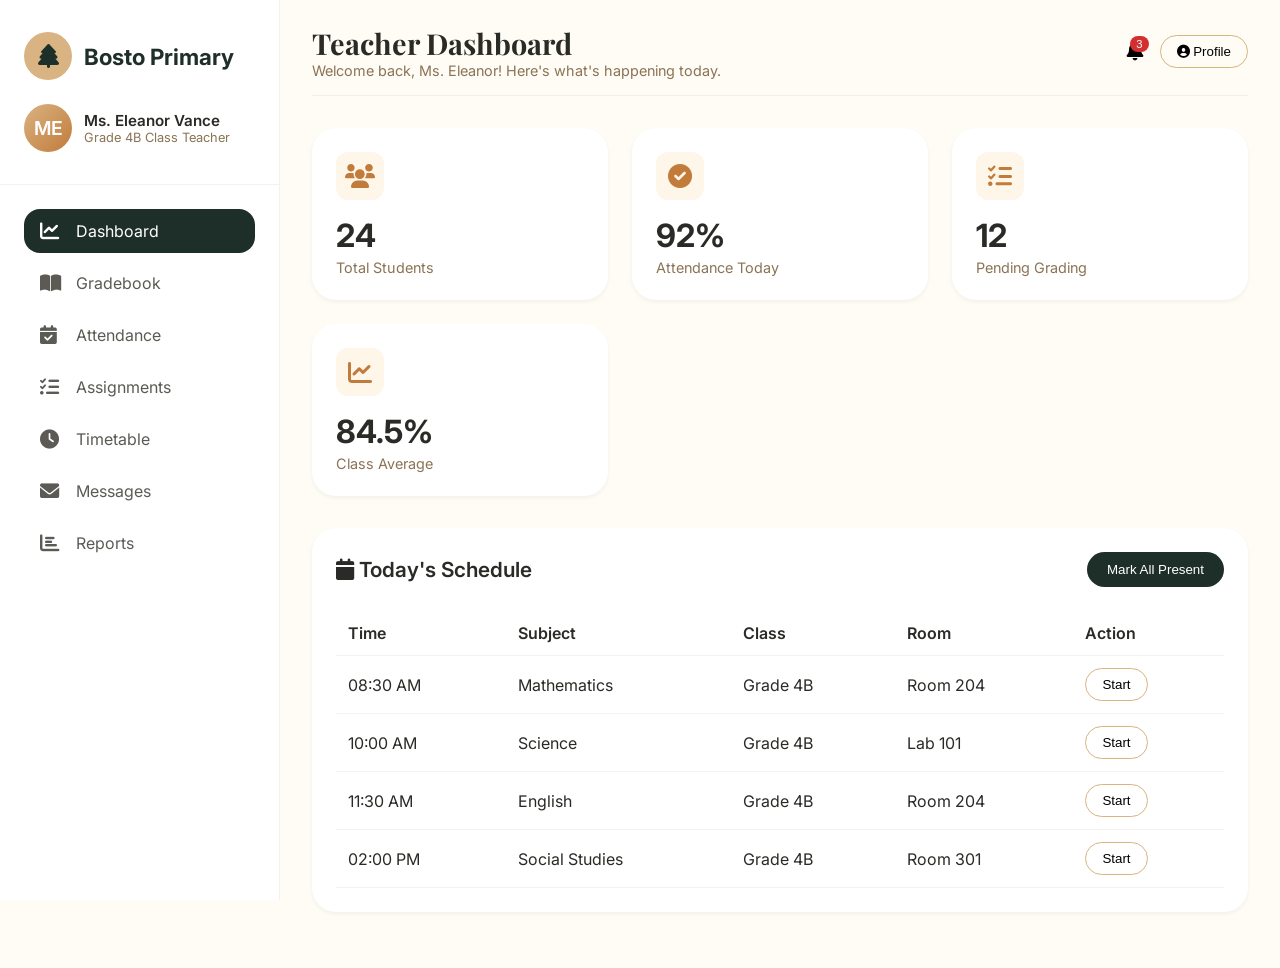
<file: frontend/Teachers/teachers.html>
<!doctype html>
<html lang="en">
  <head>
    <meta charset="UTF-8" />
    <meta name="viewport" content="width=device-width, initial-scale=1.0" />
    <title>Bosto Primary - Teachers Portal</title>
    <link
      href="https://fonts.googleapis.com/css2?family=Inter:opsz,wght@14..32,300;14..32,400;14..32,500;14..32,600;14..32,700;14..32,800&family=Playfair+Display:ital,wght@0,400;0,500;0,600;0,700;1,400&display=swap"
      rel="stylesheet"
    />
    <link
      rel="stylesheet"
      href="https://cdnjs.cloudflare.com/ajax/libs/font-awesome/6.0.0-beta3/css/all.min.css"
    />
    <style>
      * {
        margin: 0;
        padding: 0;
        box-sizing: border-box;
      }

      :root {
        --primary-dark: #1e2f2a;
        --primary-wood: #7c5e3a;
        --primary-terracotta: #c17b3a;
        --primary-sand: #d9b382;
        --bg-warm: #fefcf5;
        --bg-cream: #fff6ea;
        --text-dark: #2a2b26;
        --text-soft: #5b5a55;
        --text-light: #8b7355;
        --white: #ffffff;
        --success: #2e7d32;
        --warning: #ed6c02;
        --danger: #d32f2f;
        --info: #0288d1;
        --shadow-sm: 0 2px 4px rgba(0, 0, 0, 0.05);
        --shadow-md: 0 4px 12px rgba(0, 0, 0, 0.08);
        --shadow-lg: 0 8px 24px rgba(0, 0, 0, 0.12);
        --border-radius: 16px;
        --border-radius-lg: 24px;
      }

      body {
        font-family: "Inter", sans-serif;
        background: var(--bg-warm);
        color: var(--text-dark);
        overflow-x: hidden;
      }

      /* Layout */
      .app-container {
        display: flex;
        min-height: 100vh;
      }

      /* Sidebar */
      .sidebar {
        width: 280px;
        background: var(--white);
        border-right: 1px solid rgba(0, 0, 0, 0.05);
        position: fixed;
        height: 100vh;
        overflow-y: auto;
        transition: all 0.3s;
        z-index: 100;
      }

      .sidebar-header {
        padding: 32px 24px;
        border-bottom: 1px solid rgba(0, 0, 0, 0.05);
      }

      .school-logo {
        display: flex;
        align-items: center;
        gap: 12px;
        margin-bottom: 8px;
      }

      .logo-icon {
        width: 48px;
        height: 48px;
        background: var(--primary-sand);
        border-radius: 60px;
        display: flex;
        align-items: center;
        justify-content: center;
      }

      .logo-icon i {
        font-size: 24px;
        color: var(--primary-dark);
      }

      .school-name {
        font-size: 1.4rem;
        font-weight: 700;
        color: var(--primary-dark);
      }

      .user-info {
        margin-top: 24px;
        display: flex;
        align-items: center;
        gap: 12px;
      }

      .user-avatar {
        width: 48px;
        height: 48px;
        background: linear-gradient(
          135deg,
          var(--primary-sand),
          var(--primary-terracotta)
        );
        border-radius: 60px;
        display: flex;
        align-items: center;
        justify-content: center;
        color: white;
        font-weight: 600;
        font-size: 1.2rem;
      }

      .user-details h4 {
        font-size: 0.95rem;
        font-weight: 600;
      }

      .user-details p {
        font-size: 0.8rem;
        color: var(--text-light);
      }

      /* Navigation */
      .nav-menu {
        padding: 24px;
      }

      .nav-item {
        display: flex;
        align-items: center;
        gap: 12px;
        padding: 12px 16px;
        margin-bottom: 8px;
        border-radius: var(--border-radius);
        color: var(--text-soft);
        cursor: pointer;
        transition: all 0.2s;
      }

      .nav-item:hover {
        background: var(--bg-cream);
        color: var(--primary-terracotta);
      }

      .nav-item.active {
        background: var(--primary-dark);
        color: white;
      }

      .nav-item i {
        width: 24px;
        font-size: 1.2rem;
      }

      /* Main Content */
      .main-content {
        flex: 1;
        margin-left: 280px;
        padding: 24px 32px;
      }

      /* Header */
      .top-bar {
        display: flex;
        justify-content: space-between;
        align-items: center;
        margin-bottom: 32px;
        padding-bottom: 16px;
        border-bottom: 1px solid rgba(0, 0, 0, 0.05);
      }

      .page-title h1 {
        font-size: 1.8rem;
        font-weight: 700;
        font-family: "Playfair Display", serif;
      }

      .page-title p {
        color: var(--text-light);
        font-size: 0.9rem;
      }

      .header-actions {
        display: flex;
        gap: 16px;
        align-items: center;
      }

      .notification-btn {
        background: none;
        border: none;
        font-size: 1.2rem;
        cursor: pointer;
        position: relative;
      }

      .badge {
        position: absolute;
        top: -5px;
        right: -5px;
        background: var(--danger);
        color: white;
        font-size: 0.7rem;
        padding: 2px 6px;
        border-radius: 10px;
      }

      /* Dashboard Cards */
      .stats-grid {
        display: grid;
        grid-template-columns: repeat(auto-fit, minmax(240px, 1fr));
        gap: 24px;
        margin-bottom: 32px;
      }

      .stat-card {
        background: var(--white);
        padding: 24px;
        border-radius: var(--border-radius-lg);
        box-shadow: var(--shadow-sm);
        transition: all 0.3s;
      }

      .stat-card:hover {
        transform: translateY(-4px);
        box-shadow: var(--shadow-md);
      }

      .stat-icon {
        width: 48px;
        height: 48px;
        background: var(--bg-cream);
        border-radius: 12px;
        display: flex;
        align-items: center;
        justify-content: center;
        margin-bottom: 16px;
      }

      .stat-icon i {
        font-size: 1.5rem;
        color: var(--primary-terracotta);
      }

      .stat-value {
        font-size: 2rem;
        font-weight: 700;
        margin-bottom: 4px;
      }

      .stat-label {
        color: var(--text-light);
        font-size: 0.9rem;
      }

      /* Schedule Table */
      .schedule-section,
      .gradebook-section,
      .attendance-section {
        background: var(--white);
        border-radius: var(--border-radius-lg);
        padding: 24px;
        margin-bottom: 32px;
        box-shadow: var(--shadow-sm);
      }

      .section-header {
        display: flex;
        justify-content: space-between;
        align-items: center;
        margin-bottom: 24px;
      }

      .section-header h2 {
        font-size: 1.3rem;
        font-weight: 600;
      }

      .btn-primary {
        background: var(--primary-dark);
        color: white;
        border: none;
        padding: 10px 20px;
        border-radius: 40px;
        cursor: pointer;
        font-weight: 500;
        transition: all 0.2s;
      }

      .btn-primary:hover {
        background: var(--primary-terracotta);
      }

      .btn-outline {
        background: transparent;
        border: 1px solid var(--primary-sand);
        padding: 8px 16px;
        border-radius: 40px;
        cursor: pointer;
      }

      table {
        width: 100%;
        border-collapse: collapse;
      }

      th,
      td {
        padding: 12px;
        text-align: left;
        border-bottom: 1px solid rgba(0, 0, 0, 0.05);
      }

      th {
        font-weight: 600;
        color: var(--text-dark);
      }

      .status-present {
        color: var(--success);
        font-weight: 500;
      }

      .status-absent {
        color: var(--danger);
      }

      .status-late {
        color: var(--warning);
      }

      /* Grade Entry */
      .grade-input {
        width: 80px;
        padding: 6px 8px;
        border: 1px solid #ddd;
        border-radius: 8px;
        text-align: center;
      }

      /* Tabs */
      .tabs {
        display: flex;
        gap: 8px;
        margin-bottom: 24px;
        border-bottom: 1px solid rgba(0, 0, 0, 0.05);
      }

      .tab {
        padding: 10px 20px;
        background: none;
        border: none;
        cursor: pointer;
        font-weight: 500;
        color: var(--text-light);
      }

      .tab.active {
        color: var(--primary-terracotta);
        border-bottom: 2px solid var(--primary-terracotta);
      }

      .tab-content {
        display: none;
      }

      .tab-content.active {
        display: block;
      }

      /* Responsive */
      @media (max-width: 768px) {
        .sidebar {
          transform: translateX(-100%);
        }
        .sidebar.open {
          transform: translateX(0);
        }
        .main-content {
          margin-left: 0;
        }
        .mobile-menu-btn {
          display: block;
        }
      }

      .mobile-menu-btn {
        display: none;
        background: none;
        border: none;
        font-size: 1.5rem;
        cursor: pointer;
      }

      /* Toast */
      .toast {
        position: fixed;
        bottom: 24px;
        right: 24px;
        background: var(--primary-dark);
        color: white;
        padding: 12px 24px;
        border-radius: 40px;
        opacity: 0;
        transition: opacity 0.3s;
        z-index: 1000;
      }

      .toast.show {
        opacity: 1;
      }
    </style>
  </head>
  <body>
    <div class="app-container">
      <!-- Sidebar -->
      <aside class="sidebar" id="sidebar">
        <div class="sidebar-header">
          <div class="school-logo">
            <div class="logo-icon">
              <i class="fas fa-tree"></i>
            </div>
            <div class="school-name">Bosto Primary</div>
          </div>
          <div class="user-info">
            <div class="user-avatar">ME</div>
            <div class="user-details">
              <h4>Ms. Eleanor Vance</h4>
              <p>Grade 4B Class Teacher</p>
            </div>
          </div>
        </div>
        <nav class="nav-menu">
          <div class="nav-item active" data-page="dashboard">
            <i class="fas fa-chart-line"></i>
            <span>Dashboard</span>
          </div>
          <div class="nav-item" data-page="gradebook">
            <i class="fas fa-book-open"></i>
            <span>Gradebook</span>
          </div>
          <div class="nav-item" data-page="attendance">
            <i class="fas fa-calendar-check"></i>
            <span>Attendance</span>
          </div>
          <div class="nav-item" data-page="assignments">
            <i class="fas fa-tasks"></i>
            <span>Assignments</span>
          </div>
          <div class="nav-item" data-page="timetable">
            <i class="fas fa-clock"></i>
            <span>Timetable</span>
          </div>
          <div class="nav-item" data-page="messages">
            <i class="fas fa-envelope"></i>
            <span>Messages</span>
          </div>
          <div class="nav-item" data-page="reports">
            <i class="fas fa-chart-bar"></i>
            <span>Reports</span>
          </div>
        </nav>
      </aside>

      <!-- Main Content -->
      <main class="main-content">
        <div class="top-bar">
          <button class="mobile-menu-btn" id="mobileMenuBtn">
            <i class="fas fa-bars"></i>
          </button>
          <div class="page-title">
            <h1>Teacher Dashboard</h1>
            <p>Welcome back, Ms. Eleanor! Here's what's happening today.</p>
          </div>
          <div class="header-actions">
            <button class="notification-btn">
              <i class="fas fa-bell"></i>
              <span class="badge">3</span>
            </button>
            <button class="btn-outline">
              <i class="fas fa-user-circle"></i> Profile
            </button>
          </div>
        </div>

        <!-- Dashboard Page -->
        <div id="dashboard-page" class="page-content">
          <div class="stats-grid">
            <div class="stat-card">
              <div class="stat-icon"><i class="fas fa-users"></i></div>
              <div class="stat-value">24</div>
              <div class="stat-label">Total Students</div>
            </div>
            <div class="stat-card">
              <div class="stat-icon"><i class="fas fa-check-circle"></i></div>
              <div class="stat-value">92%</div>
              <div class="stat-label">Attendance Today</div>
            </div>
            <div class="stat-card">
              <div class="stat-icon"><i class="fas fa-tasks"></i></div>
              <div class="stat-value">12</div>
              <div class="stat-label">Pending Grading</div>
            </div>
            <div class="stat-card">
              <div class="stat-icon"><i class="fas fa-chart-line"></i></div>
              <div class="stat-value">84.5%</div>
              <div class="stat-label">Class Average</div>
            </div>
          </div>

          <div class="schedule-section">
            <div class="section-header">
              <h2><i class="fas fa-calendar"></i> Today's Schedule</h2>
              <button class="btn-primary" id="markAllPresent">
                Mark All Present
              </button>
            </div>
            <table id="today-schedule">
              <thead>
                <tr>
                  <th>Time</th>
                  <th>Subject</th>
                  <th>Class</th>
                  <th>Room</th>
                  <th>Action</th>
                </tr>
              </thead>
              <tbody>
                <tr>
                  <td>08:30 AM</td>
                  <td>Mathematics</td>
                  <td>Grade 4B</td>
                  <td>Room 204</td>
                  <td>
                    <button
                      class="btn-outline"
                      onclick="showToast('Starting Mathematics class')"
                    >
                      Start
                    </button>
                  </td>
                </tr>
                <tr>
                  <td>10:00 AM</td>
                  <td>Science</td>
                  <td>Grade 4B</td>
                  <td>Lab 101</td>
                  <td>
                    <button
                      class="btn-outline"
                      onclick="showToast('Science lab session')"
                    >
                      Start
                    </button>
                  </td>
                </tr>
                <tr>
                  <td>11:30 AM</td>
                  <td>English</td>
                  <td>Grade 4B</td>
                  <td>Room 204</td>
                  <td>
                    <button
                      class="btn-outline"
                      onclick="showToast('English reading session')"
                    >
                      Start
                    </button>
                  </td>
                </tr>
                <tr>
                  <td>02:00 PM</td>
                  <td>Social Studies</td>
                  <td>Grade 4B</td>
                  <td>Room 301</td>
                  <td>
                    <button
                      class="btn-outline"
                      onclick="showToast('Social Studies project')"
                    >
                      Start
                    </button>
                  </td>
                </tr>
              </tbody>
            </table>
          </div>
        </div>

        <!-- Gradebook Page -->
        <div id="gradebook-page" class="page-content" style="display: none">
          <div class="gradebook-section">
            <div class="section-header">
              <h2><i class="fas fa-edit"></i> Gradebook - Term 2</h2>
              <div>
                <button class="btn-outline" id="exportGrades">
                  <i class="fas fa-download"></i> Export
                </button>
                <button class="btn-primary" id="saveGrades">
                  <i class="fas fa-save"></i> Save All
                </button>
              </div>
            </div>
            <div class="tabs">
              <button class="tab active" data-subject="math">
                Mathematics
              </button>
              <button class="tab" data-subject="science">Science</button>
              <button class="tab" data-subject="english">English</button>
              <button class="tab" data-subject="social">Social Studies</button>
            </div>
            <div id="gradebook-table-container"></div>
          </div>
        </div>

        <!-- Attendance Page -->
        <div id="attendance-page" class="page-content" style="display: none">
          <div class="attendance-section">
            <div class="section-header">
              <h2>
                <i class="fas fa-clipboard-list"></i> Attendance - March 28,
                2026
              </h2>
              <button class="btn-primary" id="submitAttendance">
                Submit Attendance
              </button>
            </div>
            <table id="attendance-table">
              <thead>
                <tr>
                  <th>No.</th>
                  <th>Student Name</th>
                  <th>Status</th>
                  <th>Notes</th>
                </tr>
              </thead>
              <tbody id="attendance-tbody"></tbody>
            </table>
          </div>
        </div>

        <!-- Assignments Page -->
        <div id="assignments-page" class="page-content" style="display: none">
          <div class="gradebook-section">
            <div class="section-header">
              <h2><i class="fas fa-tasks"></i> Assignments</h2>
              <button class="btn-primary" id="newAssignmentBtn">
                <i class="fas fa-plus"></i> New Assignment
              </button>
            </div>
            <div id="assignments-list"></div>
          </div>
        </div>

        <!-- Timetable Page -->
        <div id="timetable-page" class="page-content" style="display: none">
          <div class="schedule-section">
            <div class="section-header">
              <h2><i class="fas fa-table"></i> Weekly Timetable</h2>
            </div>
            <div id="weekly-timetable"></div>
          </div>
        </div>

        <!-- Messages Page -->
        <div id="messages-page" class="page-content" style="display: none">
          <div class="gradebook-section">
            <div class="section-header">
              <h2><i class="fas fa-envelope"></i> Messages</h2>
              <button class="btn-primary" id="newMessageBtn">
                <i class="fas fa-plus"></i> New Message
              </button>
            </div>
            <div id="messages-list"></div>
          </div>
        </div>

        <!-- Reports Page -->
        <div id="reports-page" class="page-content" style="display: none">
          <div class="gradebook-section">
            <div class="section-header">
              <h2><i class="fas fa-chart-bar"></i> Reports & Analytics</h2>
            </div>
            <div id="reports-content"></div>
          </div>
        </div>
      </main>
    </div>
    <div id="toast" class="toast"></div>

    <script>
      // Student Data
      const students = [
        { id: 1, name: "Emma Williams" },
        { id: 2, name: "Liam Kennedy" },
        { id: 3, name: "Sofia Martinez" },
        { id: 4, name: "Noah Peterson" },
        { id: 5, name: "Olivia Chen" },
        { id: 6, name: "Mason Taylor" },
      ];

      // Grades Data
      let grades = {
        math: { 1: 92, 2: 78, 3: 95, 4: 65, 5: 88, 6: 82 },
        science: { 1: 88, 2: 82, 3: 94, 4: 70, 5: 85, 6: 79 },
        english: { 1: 95, 2: 75, 3: 96, 4: 68, 5: 90, 6: 84 },
        social: { 1: 75, 2: 70, 3: 82, 4: 60, 5: 78, 6: 72 },
      };

      // Attendance Data
      let attendance = {};
      students.forEach((s) => {
        attendance[s.id] = "present";
      });

      // Assignments Data
      let assignments = [
        {
          id: 1,
          title: "Fractions Worksheet",
          subject: "Math",
          due: "Mar 30, 2026",
          submissions: 18,
          total: 24,
        },
        {
          id: 2,
          title: "States of Matter Lab Report",
          subject: "Science",
          due: "Apr 2, 2026",
          submissions: 12,
          total: 24,
        },
        {
          id: 3,
          title: "Book Review",
          subject: "English",
          due: "Apr 5, 2026",
          submissions: 8,
          total: 24,
        },
      ];

      // Messages Data
      let messages = [
        {
          id: 1,
          from: "Parent - Maria L.",
          subject: "Parent-Teacher Conference",
          date: "Mar 27",
          read: false,
        },
        {
          id: 2,
          from: "Principal",
          subject: "Staff Meeting Reminder",
          date: "Mar 26",
          read: true,
        },
        {
          id: 3,
          from: "Parent - James T.",
          subject: "Question about homework",
          date: "Mar 25",
          read: false,
        },
      ];

      function showToast(msg) {
        const toast = document.getElementById("toast");
        toast.textContent = msg;
        toast.classList.add("show");
        setTimeout(() => toast.classList.remove("show"), 3000);
      }

      function renderGradebook(subject = "math") {
        const container = document.getElementById("gradebook-table-container");
        let subjectName =
          subject === "math"
            ? "Mathematics"
            : subject === "science"
              ? "Science"
              : subject === "english"
                ? "English"
                : "Social Studies";
        let html = `<table><thead><tr><th>Student</th><th>Score (100)</th><th>Grade</th></tr></thead><tbody>`;
        students.forEach((s) => {
          let score = grades[subject][s.id];
          let grade =
            score >= 90
              ? "A"
              : score >= 80
                ? "B"
                : score >= 70
                  ? "C"
                  : score >= 60
                    ? "D"
                    : "F";
          html += `<tr>
                    <td>${s.name}</td>
                    <td><input type="number" class="grade-input" data-student="${s.id}" data-subject="${subject}" value="${score}" min="0" max="100"></td>
                    <td>${grade}</td>
                </tr>`;
        });
        html += `</tbody></table>`;
        container.innerHTML = html;
      }

      function renderAttendance() {
        let html = "";
        students.forEach((s, idx) => {
          let status = attendance[s.id];
          html += `<tr>
                    <td>${idx + 1}</td>
                    <td>${s.name}</td>
                    <td>
                        <select class="attendance-status" data-student="${s.id}">
                            <option value="present" ${status === "present" ? "selected" : ""}>Present</option>
                            <option value="absent" ${status === "absent" ? "selected" : ""}>Absent</option>
                            <option value="late" ${status === "late" ? "selected" : ""}>Late</option>
                            <option value="excused" ${status === "excused" ? "selected" : ""}>Excused</option>
                        </select>
                    </td>
                    <td><input type="text" placeholder="Notes" class="attendance-notes" data-student="${s.id}"></td>
                </tr>`;
        });
        document.getElementById("attendance-tbody").innerHTML = html;
      }

      function renderAssignments() {
        let html = `<div class="stats-grid">`;
        assignments.forEach((a) => {
          let percent = ((a.submissions / a.total) * 100).toFixed(0);
          html += `<div class="stat-card">
                    <h3>${a.title}</h3>
                    <p><strong>${a.subject}</strong> | Due: ${a.due}</p>
                    <div>Submissions: ${a.submissions}/${a.total} (${percent}%)</div>
                    <button class="btn-outline" style="margin-top: 12px;" onclick="showToast('Viewing ${a.title} submissions')">View Submissions</button>
                </div>`;
        });
        html += `</div>`;
        document.getElementById("assignments-list").innerHTML = html;
      }

      function renderMessages() {
        let html = `<table><thead><tr><th>From</th><th>Subject</th><th>Date</th><th>Status</th></tr></thead><tbody>`;
        messages.forEach((m) => {
          html += `<tr>
                    <td>${m.from}</td>
                    <td>${m.subject}</td>
                    <td>${m.date}</td>
                    <td>${m.read ? '<span style="color:var(--text-light)">Read</span>' : '<span style="color:var(--primary-terracotta)">Unread</span>'}</td>
                </tr>`;
        });
        html += `</tbody></table>`;
        document.getElementById("messages-list").innerHTML = html;
      }

      function renderWeeklyTimetable() {
        let days = ["Monday", "Tuesday", "Wednesday", "Thursday", "Friday"];
        let subjects = [
          "Mathematics",
          "Science",
          "English",
          "Social Studies",
          "Arts",
        ];
        let html = `<table><thead><tr><th>Time</th>${days.map((d) => `<th>${d}</th>`).join("")}</tr></thead><tbody>`;
        let times = [
          "08:30-09:30",
          "09:45-10:45",
          "11:00-12:00",
          "13:00-14:00",
          "14:15-15:15",
        ];
        times.forEach((time, i) => {
          html += `<tr><td><strong>${time}</strong></td>`;
          days.forEach(() => {
            html += `<td>${subjects[i % subjects.length]}<br><small>Room ${200 + i}</small></td>`;
          });
          html += `</tr>`;
        });
        html += `</tbody></table>`;
        document.getElementById("weekly-timetable").innerHTML = html;
      }

      function renderReports() {
        let avg =
          (Object.values(grades.math).reduce((a, b) => a + b, 0) +
            Object.values(grades.science).reduce((a, b) => a + b, 0) +
            Object.values(grades.english).reduce((a, b) => a + b, 0) +
            Object.values(grades.social).reduce((a, b) => a + b, 0)) /
          (students.length * 4);
        let html = `<div class="stats-grid">
                <div class="stat-card"><div class="stat-value">${avg.toFixed(1)}%</div><div class="stat-label">Overall Class Average</div></div>
                <div class="stat-card"><div class="stat-value">${Object.values(attendance).filter((s) => s === "present").length}</div><div class="stat-label">Present Today</div></div>
                <div class="stat-card"><div class="stat-value">${assignments.reduce((a, b) => a + b.submissions, 0)}/${assignments.reduce((a, b) => a + b.total, 0)}</div><div class="stat-label">Total Submissions</div></div>
            </div>
            <div class="schedule-section"><h3>Subject Performance</h3>
            <table><tr><th>Subject</th><th>Average</th><th>Highest</th><th>Lowest</th></tr>
            ${Object.entries(grades)
              .map(([sub, scores]) => {
                let vals = Object.values(scores);
                let avg = vals.reduce((a, b) => a + b, 0) / vals.length;
                return `<tr><td>${sub}</td><td>${avg.toFixed(1)}%</td><td>${Math.max(...vals)}</td><td>${Math.min(...vals)}</td></tr>`;
              })
              .join("")}
            </table></div>`;
        document.getElementById("reports-content").innerHTML = html;
      }

      // Page Navigation
      const pages = [
        "dashboard",
        "gradebook",
        "attendance",
        "assignments",
        "timetable",
        "messages",
        "reports",
      ];
      function showPage(page) {
        pages.forEach((p) => {
          document.getElementById(`${p}-page`).style.display =
            p === page ? "block" : "none";
        });
        document.querySelectorAll(".nav-item").forEach((item) => {
          item.classList.remove("active");
          if (item.getAttribute("data-page") === page)
            item.classList.add("active");
        });
        if (page === "gradebook") renderGradebook();
        if (page === "attendance") renderAttendance();
        if (page === "assignments") renderAssignments();
        if (page === "messages") renderMessages();
        if (page === "timetable") renderWeeklyTimetable();
        if (page === "reports") renderReports();
      }

      // Event Listeners
      document.querySelectorAll(".nav-item").forEach((item) => {
        item.addEventListener("click", () =>
          showPage(item.getAttribute("data-page")),
        );
      });

      document
        .getElementById("mobileMenuBtn")
        ?.addEventListener("click", () => {
          document.getElementById("sidebar").classList.toggle("open");
        });

      document.getElementById("saveGrades")?.addEventListener("click", () => {
        document.querySelectorAll(".grade-input").forEach((input) => {
          let studentId = parseInt(input.dataset.student);
          let subject = input.dataset.subject;
          grades[subject][studentId] = parseInt(input.value);
        });
        showToast("Grades saved successfully!");
      });

      document
        .getElementById("submitAttendance")
        ?.addEventListener("click", () => {
          document.querySelectorAll(".attendance-status").forEach((select) => {
            let studentId = parseInt(select.dataset.student);
            attendance[studentId] = select.value;
          });
          showToast("Attendance submitted!");
        });

      document
        .getElementById("markAllPresent")
        ?.addEventListener("click", () => {
          students.forEach((s) => (attendance[s.id] = "present"));
          renderAttendance();
          showToast("All marked present");
        });

      document.getElementById("exportGrades")?.addEventListener("click", () => {
        showToast("Exporting grades...");
      });

      document
        .getElementById("newAssignmentBtn")
        ?.addEventListener("click", () => {
          showToast("Create new assignment form would open here");
        });

      document
        .getElementById("newMessageBtn")
        ?.addEventListener("click", () => {
          showToast("New message composer");
        });

      // Tab switching for gradebook
      document.querySelectorAll(".tab").forEach((tab) => {
        tab.addEventListener("click", () => {
          document
            .querySelectorAll(".tab")
            .forEach((t) => t.classList.remove("active"));
          tab.classList.add("active");
          renderGradebook(tab.dataset.subject);
        });
      });

      // Initialize
      renderGradebook();
      renderAttendance();
      showPage("dashboard");
    </script>
  </body>
</html>
</file>
